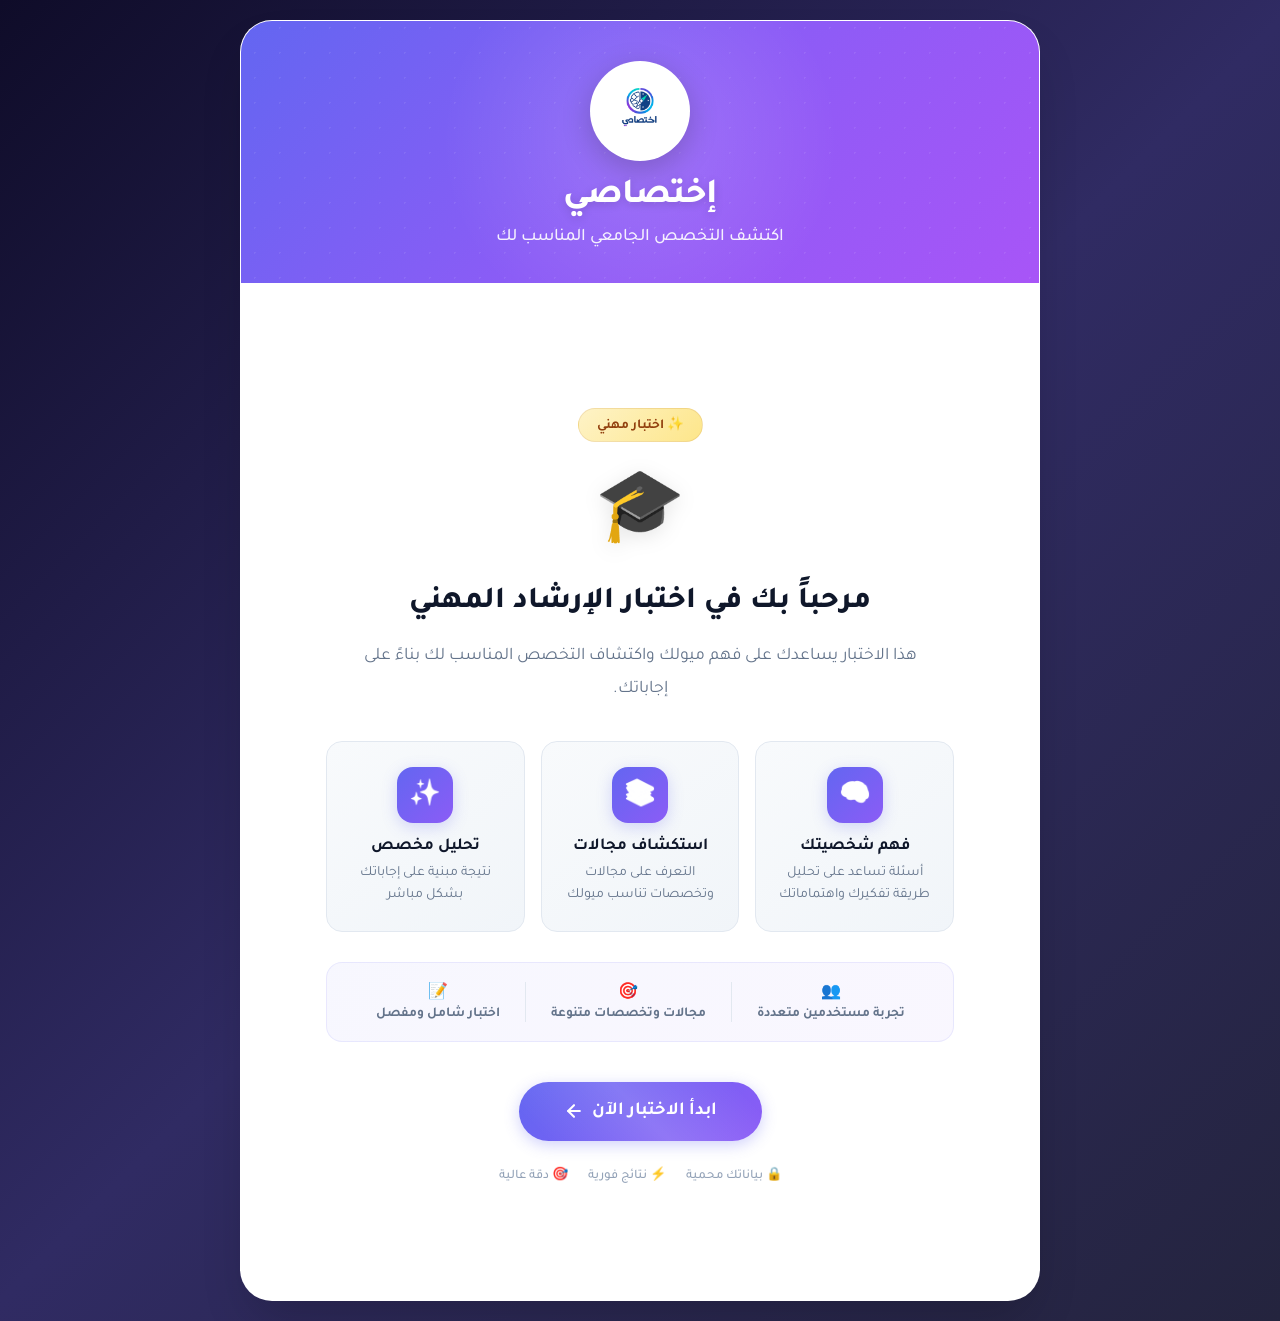
<file: index.html>
<!DOCTYPE html>
<html lang="ar" dir="rtl">

<head>
    <meta charset="UTF-8">
    <meta name="viewport" content="width=device-width, initial-scale=1.0">
    <title>إختصاصي - اكتشف تخصصك الجامعي</title>

    <!-- Favicon -->
    <link rel="icon" type="image/png" href="logo.png">
    <link rel="apple-touch-icon" href="logo.png">

    <!-- Google Fonts -->
    <link rel="preconnect" href="https://fonts.googleapis.com">
    <link rel="preconnect" href="https://fonts.gstatic.com" crossorigin>
    <link href="https://fonts.googleapis.com/css2?family=Tajawal:wght@400;500;700;800;900&display=swap"
        rel="stylesheet">

    <!-- Open Graph -->
    <meta property="og:title" content="إختصاصي - اكتشف تخصصك الجامعي">
    <meta property="og:description"
        content="اختبار ذكي يحلل شخصيتك ويرشدك إلى التخصص الجامعي الأنسب لك. أجب على 80 سؤالاً واكتشف مسارك المناسب!">
    <meta property="og:image" content="https://specialist.nichesite.org/logo.png">
    <meta property="og:type" content="website">
    <meta property="og:locale" content="ar_AR">

    <!-- Twitter Card -->
    <meta name="twitter:card" content="summary_large_image">
    <meta name="twitter:title" content="إختصاصي - اكتشف تخصصك الجامعي">
    <meta name="twitter:description" content="اختبار ذكي يحلل شخصيتك ويرشدك إلى التخصص الجامعي الأنسب لك">
    <meta name="twitter:image" content="logo.png">

    <link rel="stylesheet" href="style.css?v=5">
</head>

<body>
    <!-- Animated Background Particles -->
    <div class="particles" id="particles"></div>

    <div class="container">
        <!-- Header -->
        <div class="header">
            <div class="header-glow"></div>
            <img src="logo.png" alt="إختصاصي" class="site-logo">
            <h1>إختصاصي</h1>
            <p class="header-subtitle">اكتشف التخصص الجامعي المناسب لك</p>
        </div>

        <!-- Progress Bar -->
        <div class="progress-container" id="progressContainer" style="display: none;">
            <div class="progress-info">
                <span id="progressText">السؤال 1 من 80</span>
                <span id="progressPercent">1%</span>
            </div>
            <div class="progress-bar">
                <div class="progress-fill" id="progressFill" style="width: 1%"></div>
            </div>
        </div>

        <!-- Content Area -->
        <div class="content">
            <!-- Error Message -->
            <div class="error-message" id="errorMessage"></div>

            <!-- Welcome Screen -->
            <!-- Content Area -->
            <div class="content">
                <!-- Error Message -->
                <div class="error-message" id="errorMessage"></div>

                <!-- Welcome Screen -->
                <div class="welcome-screen" id="welcomeScreen">
                    <div class="welcome-badge">✨ اختبار مهني</div>
                    <div class="welcome-icon">🎓</div>
                    <h2>مرحباً بك في اختبار الإرشاد المهني</h2>
                    <p class="welcome-desc">
                        هذا الاختبار يساعدك على فهم ميولك واكتشاف التخصص المناسب لك بناءً على إجاباتك.
                    </p>

                    <div class="features">
                        <div class="feature">
                            <div class="feature-icon-wrapper">
                                <div class="feature-icon">🧠</div>
                            </div>
                            <div class="feature-title">فهم شخصيتك</div>
                            <div class="feature-desc">أسئلة تساعد على تحليل طريقة تفكيرك واهتماماتك</div>
                        </div>
                        <div class="feature">
                            <div class="feature-icon-wrapper">
                                <div class="feature-icon">📚</div>
                            </div>
                            <div class="feature-title">استكشاف مجالات</div>
                            <div class="feature-desc">التعرف على مجالات وتخصصات تناسب ميولك</div>
                        </div>
                        <div class="feature">
                            <div class="feature-icon-wrapper">
                                <div class="feature-icon">✨</div>
                            </div>
                            <div class="feature-title">تحليل مخصص</div>
                            <div class="feature-desc">نتيجة مبنية على إجاباتك بشكل مباشر</div>
                        </div>
                    </div>
                <!-- Stats Section -->
                <div class="stats-section">
                    <div class="stat-item">
                        <div class="stat-icon">👥</div>
                        <div class="stat-label">تجربة مستخدمين متعددة</div>
                    </div>

                    <div class="stat-divider"></div>

                    <div class="stat-item">
                        <div class="stat-icon">🎯</div>
                        <div class="stat-label">مجالات وتخصصات متنوعة</div>
                    </div>

                    <div class="stat-divider"></div>

                    <div class="stat-item">
                        <div class="stat-icon">📝</div>
                        <div class="stat-label">اختبار شامل ومفصل</div>
                    </div>
                </div>

                <button class="btn btn-primary btn-start" onclick="showUserForm()">
                    <span>ابدأ الاختبار الآن</span>
                    <svg width="20" height="20" viewBox="0 0 24 24" fill="none" stroke="currentColor" stroke-width="2.5"
                        stroke-linecap="round" stroke-linejoin="round">
                        <line x1="19" y1="12" x2="5" y2="12"></line>
                        <polyline points="12 5 5 12 12 19"></polyline>
                    </svg>
                </button>

                <div class="trust-badges">
                    <span>🔒 بياناتك محمية</span>
                    <span>⚡ نتائج فورية</span>
                    <span>🎯 دقة عالية</span>
                </div>
            </div>

            <!-- User Form -->
            <div id="userForm" style="display: none;">
                <div class="form-header">
                    <div class="form-icon">📝</div>
                    <h2>أدخل بياناتك</h2>
                    <p class="form-subtitle">نحتاج بعض المعلومات الأساسية قبل بدء الاختبار</p>
                </div>

                <div class="form-group">
                    <label for="fullName">الاسم الكامل *</label>
                    <input type="text" id="fullName" placeholder="أدخل اسمك الكامل" required>
                </div>

                <div class="form-group">
                    <label for="phoneOrId">رقم الهاتف*</label>
                    <input type="text" id="phoneOrId" placeholder="مثال: 0501234567" required>
                </div>

                <div class="form-group">
                    <label for="age">العمر *</label>
                    <input type="number" id="age" placeholder="مثال: 18" min="15" max="100" required>
                </div>

                <div class="btn-container">
                    <button class="btn btn-secondary" onclick="showWelcome()">→ السابق</button>
                    <button class="btn btn-primary" onclick="startQuiz()">بدء الاختبار ←</button>
                </div>
            </div>

            <!-- Quiz Container -->
            <div id="quizContainer" style="display: none;">
                <div id="questionContainer" class="question-container active"></div>

                <div class="btn-container">
                    <button class="btn btn-secondary" id="prevBtn" onclick="previousQuestion()" disabled>→
                        السابق</button>
                    <button class="btn btn-primary" id="nextBtn" onclick="nextQuestion()" disabled>التالي ←</button>
                </div>
            </div>

            <!-- Loading -->
            <div class="loading" id="loading" style="display: none;">
                <div class="loading-content">
                    <div class="spinner"></div>
                    <p id="loadingText">🤖 يقوم الذكاء الاصطناعي بتحليل إجاباتك...</p>
                    <p id="loadingStep" style="margin-top: 10px; font-size: 14px; opacity: 0.85;">
                        تحليل نمط الشخصية...
                    </p>
                    <div class="loading-bar">
                        <div class="loading-bar-fill"></div>
                    </div>
                </div>
            </div>
        </div>
    </div>

    <!-- WhatsApp Gate / Overlay -->
    <div class="gate-screen" id="whatsappGate" style="display: none;">
        <div class="gate-box">
            <div class="gate-icon">📱</div>
            <h2>🎯 نتيجتك جاهزة</h2>
            <p class="gate-message">
                تم تحليل 80 إجابة بنجاح.<br>
                اكتشفنا نمط شخصيتك والتخصصات الأقرب لك.
            </p>

            <div class="gate-highlight">
                ⚠️ يوجد تخصص قد تفكر فيه… لكنه ليس الخيار الأفضل لك.
            </div>

            <p class="gate-note">
                للتواصل واستلام نتيجتك الكاملة، اضغط الزر التالي:
            </p>

            <a href="" id="whatsappBtn" target="_blank" class="btn btn-whatsapp btn-large">
                💬 تواصل عبر WhatsApp
            </a>
        </div>
    </div>

    <script src="questions.js?v=5"></script>
    <script src="script.js?v=5"></script>

    <!-- Particles Animation -->
    <script>
        (function createParticles() {
            const container = document.getElementById('particles');
            if (!container) return;
            for (let i = 0; i < 30; i++) {
                const particle = document.createElement('div');
                particle.className = 'particle';
                particle.style.left = Math.random() * 100 + '%';
                particle.style.animationDelay = Math.random() * 20 + 's';
                particle.style.animationDuration = (15 + Math.random() * 20) + 's';
                particle.style.width = particle.style.height = (3 + Math.random() * 6) + 'px';
                particle.style.opacity = (0.1 + Math.random() * 0.3);
                container.appendChild(particle);
            }
        })();
    </script>
</body>

</html>
</file>
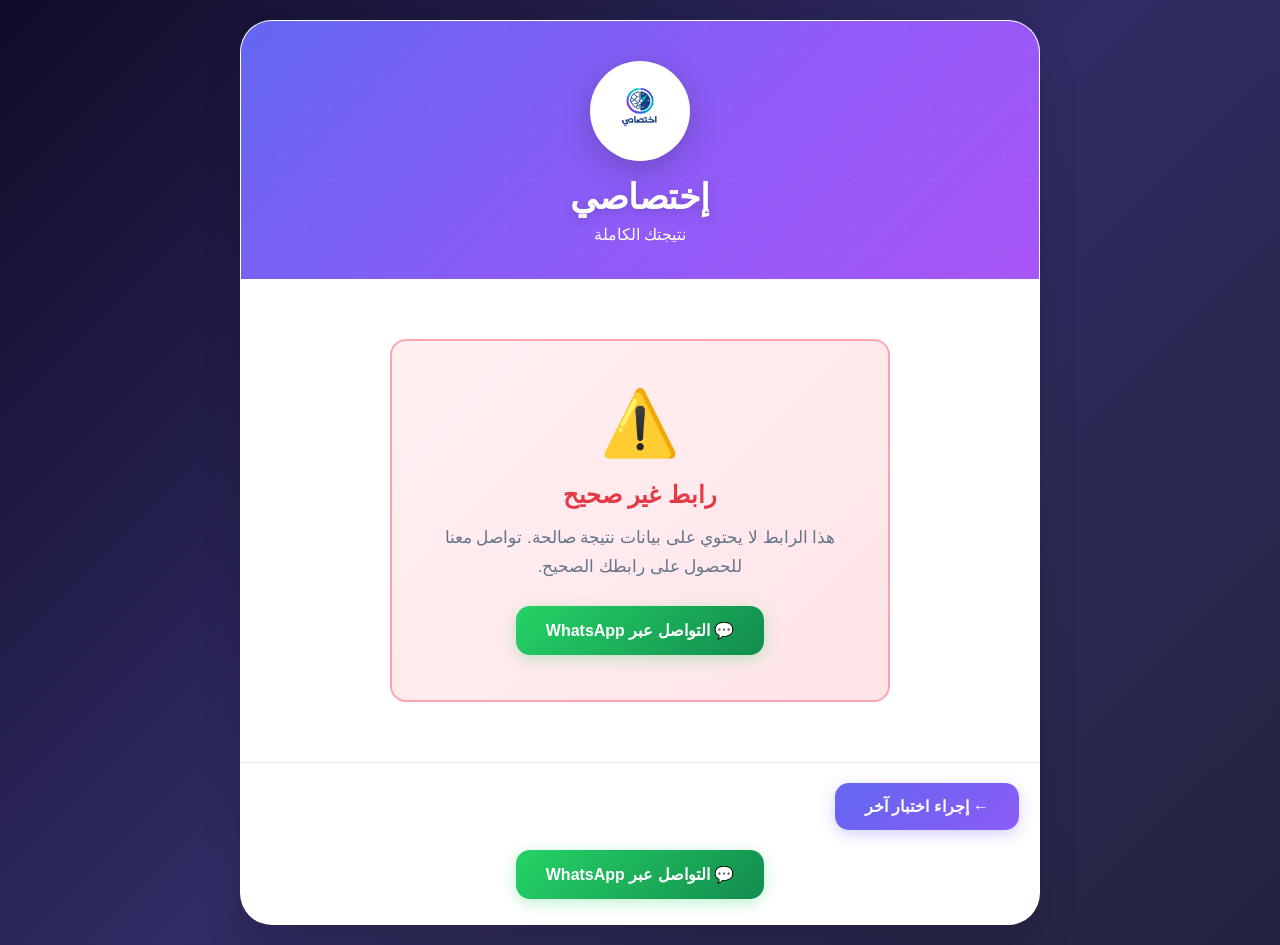
<file: result.html>
<!DOCTYPE html>
<html lang="ar" dir="rtl">

<head>
    <meta charset="UTF-8">
    <meta name="viewport" content="width=device-width, initial-scale=1.0">
    <title>نتيجتك - إختصاصي</title>

    <!-- Favicon -->
    <link rel="icon" type="image/png" href="logo.png">
    <link rel="apple-touch-icon" href="logo.png">

    <!-- Open Graph -->
    <meta property="og:title" content="نتيجتك الكاملة - إختصاصي">
    <meta property="og:description" content="اكتشف التخصص الجامعي الأنسب لك بناءً على تحليل شخصيتك وقدراتك.">
    <meta property="og:image" content="https://specialist.nichesite.org/logo.png">
    <meta property="og:type" content="website">

    <link rel="stylesheet" href="style.css?v=2">
</head>

<body>
    <div class="container">
        <!-- Header -->
        <div class="header">
            <img src="logo.png" alt="إختصاصي" class="site-logo">
            <h1>إختصاصي</h1>
            <p>نتيجتك الكاملة</p>
        </div>

        <!-- Content -->
        <div class="content">
            <div id="resultContent" class="result-display">
                <div class="loading">
                    <div class="spinner"></div>
                    <p>جاري تحميل النتيجة...</p>
                </div>
            </div>
        </div>

        <!-- Footer with action buttons -->
        <div style="padding: 20px; text-align: center; border-top: 1px solid var(--border-color);">
            <button class="btn btn-primary" onclick="window.location.href='index.html'" style="margin-bottom: 10px;">
                ← إجراء اختبار آخر
            </button>
            <div style="margin-top: 15px;">
                <a href="https://wa.me/967779175085" target="_blank" class="btn btn-whatsapp"
                    style="display: inline-block; margin: 5px;">
                    💬 التواصل عبر WhatsApp
                </a>
            </div>
        </div>
    </div>

    <script src="questions.js?v=2"></script>
    <script src="result.js?v=2"></script>
</body>

</html>
</file>
<file: style.css>
/* ============================================ */
/* إعادة ضبط وإعدادات عامة                      */
/* ============================================ */
* {
    margin: 0;
    padding: 0;
    box-sizing: border-box;
}

:root {
    --primary-color: #6366f1;
    --primary-dark: #4f46e5;
    --primary-light: #818cf8;
    --secondary-color: #8b5cf6;
    --accent-color: #06b6d4;
    --accent-glow: rgba(99, 102, 241, 0.15);
    --success-color: #10b981;
    --warning-color: #f59e0b;
    --bg-color: #f1f5f9;
    --card-bg: #ffffff;
    --text-primary: #0f172a;
    --text-secondary: #64748b;
    --text-muted: #94a3b8;
    --border-color: #e2e8f0;
    --shadow-sm: 0 1px 3px rgba(0, 0, 0, 0.06), 0 1px 2px rgba(0, 0, 0, 0.04);
    --shadow: 0 4px 6px -1px rgba(0, 0, 0, 0.07), 0 2px 4px -1px rgba(0, 0, 0, 0.04);
    --shadow-lg: 0 20px 60px -15px rgba(0, 0, 0, 0.15);
    --shadow-xl: 0 25px 50px -12px rgba(0, 0, 0, 0.2);
    --radius: 16px;
    --radius-lg: 24px;
    --radius-xl: 32px;
}

body {
    font-family: 'Tajawal', 'Segoe UI', sans-serif;
    background: linear-gradient(135deg, #0f0c29 0%, #302b63 50%, #24243e 100%);
    min-height: 100vh;
    display: flex;
    justify-content: center;
    align-items: center;
    padding: 20px;
    color: var(--text-primary);
    position: relative;
    overflow-x: hidden;
}

/* ============================================ */
/* خلفية الجزيئات المتحركة                      */
/* ============================================ */
.particles {
    position: fixed;
    top: 0;
    left: 0;
    width: 100%;
    height: 100%;
    pointer-events: none;
    z-index: 0;
    overflow: hidden;
}

.particle {
    position: absolute;
    bottom: -10px;
    background: rgba(255, 255, 255, 0.6);
    border-radius: 50%;
    animation: floatUp linear infinite;
}

@keyframes floatUp {
    0% {
        transform: translateY(0) rotate(0deg);
        opacity: 0;
    }
    10% {
        opacity: 0.4;
    }
    90% {
        opacity: 0.1;
    }
    100% {
        transform: translateY(-100vh) rotate(720deg);
        opacity: 0;
    }
}

/* ============================================ */
/* الحاوية الرئيسية                             */
/* ============================================ */
.container {
    width: 100%;
    max-width: 800px;
    background: var(--card-bg);
    border-radius: var(--radius-xl);
    box-shadow: var(--shadow-xl);
    overflow: hidden;
    position: relative;
    z-index: 1;
    min-height: 600px;
    border: 1px solid rgba(255, 255, 255, 0.1);
}

/* ============================================ */
/* الهيدر                                       */
/* ============================================ */
.header {
    background: linear-gradient(135deg, #6366f1 0%, #8b5cf6 50%, #a855f7 100%);
    color: white;
    padding: 40px 30px 35px;
    text-align: center;
    position: relative;
    overflow: hidden;
}

.header::before {
    content: '';
    position: absolute;
    top: -50%;
    left: -50%;
    width: 200%;
    height: 200%;
    background: radial-gradient(circle, rgba(255, 255, 255, 0.08) 1px, transparent 1px);
    background-size: 25px 25px;
    animation: headerPattern 30s linear infinite;
}

@keyframes headerPattern {
    0% { transform: translate(0, 0); }
    100% { transform: translate(25px, 25px); }
}

.header-glow {
    position: absolute;
    top: -80px;
    left: 50%;
    transform: translateX(-50%);
    width: 400px;
    height: 400px;
    background: radial-gradient(circle, rgba(255, 255, 255, 0.15) 0%, transparent 70%);
    pointer-events: none;
}

.header h1 {
    font-size: 2.2rem;
    margin-bottom: 8px;
    position: relative;
    z-index: 1;
    font-weight: 800;
    letter-spacing: -0.5px;
    text-shadow: 0 2px 10px rgba(0, 0, 0, 0.15);
}

.header-subtitle {
    opacity: 0.9;
    font-size: 1.1rem;
    position: relative;
    z-index: 1;
    font-weight: 500;
}

/* ============================================ */
/* الشعار                                       */
/* ============================================ */
.site-logo {
    width: 100px;
    height: 100px;
    object-fit: contain;
    border-radius: 50%;
    background: white;
    padding: 8px;
    box-shadow: 0 8px 30px rgba(0, 0, 0, 0.2);
    margin-bottom: 15px;
    display: block;
    margin-left: auto;
    margin-right: auto;
    position: relative;
    z-index: 1;
    animation: logoEntrance 0.8s cubic-bezier(0.34, 1.56, 0.64, 1);
    border: 3px solid rgba(255, 255, 255, 0.3);
}

@keyframes logoEntrance {
    0% {
        transform: scale(0) rotate(-180deg);
        opacity: 0;
    }
    100% {
        transform: scale(1) rotate(0deg);
        opacity: 1;
    }
}

/* ============================================ */
/* صفحة الترحيب                                 */
/* ============================================ */
.welcome-screen {
    text-align: center;
    padding: 45px 25px 35px;
}

.welcome-badge {
    display: inline-block;
    background: linear-gradient(135deg, #fef3c7, #fde68a);
    color: #92400e;
    padding: 6px 18px;
    border-radius: 50px;
    font-size: 0.85rem;
    font-weight: 700;
    margin-bottom: 20px;
    animation: fadeSlideDown 0.6s ease 0.2s both;
    border: 1px solid rgba(146, 64, 14, 0.1);
}

@keyframes fadeSlideDown {
    from {
        opacity: 0;
        transform: translateY(-15px);
    }
    to {
        opacity: 1;
        transform: translateY(0);
    }
}

.welcome-icon {
    font-size: 4.5rem;
    margin-bottom: 20px;
    animation: bounceIn 0.8s ease 0.4s both;
    filter: drop-shadow(0 4px 10px rgba(0, 0, 0, 0.1));
}

@keyframes bounceIn {
    0% { transform: scale(0); opacity: 0; }
    50% { transform: scale(1.2); }
    70% { transform: scale(0.9); }
    100% { transform: scale(1); opacity: 1; }
}

.welcome-screen h2 {
    font-size: 1.9rem;
    color: var(--text-primary);
    margin-bottom: 15px;
    font-weight: 800;
    line-height: 1.4;
    animation: fadeSlideUp 0.6s ease 0.5s both;
}

.welcome-desc {
    color: var(--text-secondary);
    font-size: 1.1rem;
    line-height: 1.9;
    margin-bottom: 35px;
    max-width: 600px;
    margin-left: auto;
    margin-right: auto;
    animation: fadeSlideUp 0.6s ease 0.6s both;
}

@keyframes fadeSlideUp {
    from {
        opacity: 0;
        transform: translateY(20px);
    }
    to {
        opacity: 1;
        transform: translateY(0);
    }
}

/* ============================================ */
/* كروت الميزات                                 */
/* ============================================ */
.features {
    display: grid;
    grid-template-columns: repeat(auto-fit, minmax(180px, 1fr));
    gap: 16px;
    margin: 0 0 30px;
    animation: fadeSlideUp 0.6s ease 0.7s both;
}

.feature {
    background: linear-gradient(145deg, #f8fafc, #f1f5f9);
    padding: 25px 15px;
    border-radius: var(--radius);
    border: 1.5px solid var(--border-color);
    transition: all 0.4s cubic-bezier(0.4, 0, 0.2, 1);
    position: relative;
    overflow: hidden;
}

.feature::after {
    content: '';
    position: absolute;
    top: 0;
    left: 0;
    right: 0;
    height: 3px;
    background: linear-gradient(90deg, var(--primary-color), var(--secondary-color));
    transform: scaleX(0);
    transition: transform 0.4s ease;
}

.feature:hover {
    transform: translateY(-6px);
    box-shadow: 0 12px 30px rgba(99, 102, 241, 0.12);
    border-color: var(--primary-light);
}

.feature:hover::after {
    transform: scaleX(1);
}

.feature-icon-wrapper {
    width: 56px;
    height: 56px;
    background: linear-gradient(135deg, var(--primary-color), var(--secondary-color));
    border-radius: 16px;
    display: flex;
    align-items: center;
    justify-content: center;
    margin: 0 auto 14px;
    box-shadow: 0 4px 15px rgba(99, 102, 241, 0.25);
}

.feature-icon {
    font-size: 1.6rem;
    filter: brightness(0) invert(1);
}

.feature-title {
    font-weight: 700;
    margin-bottom: 6px;
    font-size: 1.05rem;
    color: var(--text-primary);
}

.feature-desc {
    font-size: 0.88rem;
    color: var(--text-secondary);
    line-height: 1.5;
}

/* ============================================ */
/* قسم الإحصائيات                               */
/* ============================================ */
.stats-section {
    display: flex;
    justify-content: center;
    align-items: center;
    gap: 5px;
    margin: 30px 0;
    padding: 18px;
    background: linear-gradient(135deg, rgba(99, 102, 241, 0.05), rgba(139, 92, 246, 0.05));
    border-radius: var(--radius);
    border: 1px solid rgba(99, 102, 241, 0.1);
    animation: fadeSlideUp 0.6s ease 0.8s both;
}

.stat-item {
    text-align: center;
    padding: 0 20px;
}

.stat-number {
    font-size: 1.6rem;
    font-weight: 900;
    background: linear-gradient(135deg, var(--primary-color), var(--secondary-color));
    -webkit-background-clip: text;
    -webkit-text-fill-color: transparent;
    background-clip: text;
}

.stat-label {
    font-size: 0.85rem;
    color: var(--text-secondary);
    font-weight: 600;
    margin-top: 2px;
}

.stat-divider {
    width: 1px;
    height: 40px;
    background: var(--border-color);
}

/* ============================================ */
/* زر البداية                                   */
/* ============================================ */
.btn-start {
    margin-top: 10px;
    padding: 18px 45px !important;
    font-size: 1.15rem !important;
    border-radius: 50px !important;
    display: inline-flex !important;
    gap: 10px;
    animation: fadeSlideUp 0.6s ease 0.9s both;
    position: relative;
    overflow: hidden;
}

.btn-start::after {
    content: '';
    position: absolute;
    top: -50%;
    left: -50%;
    width: 200%;
    height: 200%;
    background: linear-gradient(45deg, transparent 30%, rgba(255,255,255,0.15) 50%, transparent 70%);
    animation: buttonShine 3s ease-in-out infinite;
}

@keyframes buttonShine {
    0% { transform: translateX(-100%) rotate(45deg); }
    100% { transform: translateX(100%) rotate(45deg); }
}

/* ============================================ */
/* شارات الثقة                                  */
/* ============================================ */
.trust-badges {
    display: flex;
    justify-content: center;
    gap: 20px;
    margin-top: 25px;
    flex-wrap: wrap;
    animation: fadeSlideUp 0.6s ease 1s both;
}

.trust-badges span {
    font-size: 0.82rem;
    color: var(--text-muted);
    font-weight: 500;
    display: flex;
    align-items: center;
    gap: 4px;
}

/* ============================================ */
/* شريط التقدم                                  */
/* ============================================ */
.progress-container {
    background: var(--bg-color);
    padding: 20px 30px;
    border-bottom: 1px solid var(--border-color);
}

.progress-info {
    display: flex;
    justify-content: space-between;
    margin-bottom: 10px;
    font-size: 0.9rem;
    color: var(--text-secondary);
    font-weight: 600;
}

.progress-bar {
    width: 100%;
    height: 10px;
    background: var(--border-color);
    border-radius: 10px;
    overflow: hidden;
    position: relative;
}

.progress-fill {
    height: 100%;
    background: linear-gradient(90deg, var(--primary-color), var(--accent-color));
    border-radius: 10px;
    transition: width 0.5s cubic-bezier(0.4, 0, 0.2, 1);
    position: relative;
}

.progress-fill::after {
    content: '';
    position: absolute;
    top: 0;
    left: 0;
    right: 0;
    bottom: 0;
    background: linear-gradient(90deg, transparent, rgba(255, 255, 255, 0.4), transparent);
    animation: shimmer 2s infinite;
}

@keyframes shimmer {
    0% { transform: translateX(-100%); }
    100% { transform: translateX(100%); }
}

/* ============================================ */
/* منطقة المحتوى                                */
/* ============================================ */
.content {
    padding: 40px 30px;
    min-height: 400px;
}

/* ============================================ */
/* النموذج                                      */
/* ============================================ */
.form-header {
    text-align: center;
    margin-bottom: 30px;
}

.form-icon {
    font-size: 3rem;
    margin-bottom: 10px;
}

.form-header h2 {
    font-size: 1.6rem;
    font-weight: 800;
    color: var(--text-primary);
    margin-bottom: 8px;
}

.form-subtitle {
    color: var(--text-secondary);
    font-size: 0.95rem;
}

.form-group {
    margin-bottom: 22px;
}

.form-group label {
    display: block;
    margin-bottom: 8px;
    font-weight: 700;
    color: var(--text-primary);
    font-size: 0.95rem;
}

.form-group input {
    width: 100%;
    padding: 16px 18px;
    border: 2px solid var(--border-color);
    border-radius: 14px;
    font-size: 1rem;
    transition: all 0.3s ease;
    font-family: inherit;
    background: var(--bg-color);
}

.form-group input:focus {
    outline: none;
    border-color: var(--primary-color);
    box-shadow: 0 0 0 4px rgba(99, 102, 241, 0.1);
    background: white;
}

.form-group input::placeholder {
    color: var(--text-muted);
}

/* ============================================ */
/* الأسئلة                                      */
/* ============================================ */
.question-container {
    display: none;
    animation: fadeIn 0.5s ease;
}

.question-container.active {
    display: block;
}

@keyframes fadeIn {
    from {
        opacity: 0;
        transform: translateY(20px);
    }
    to {
        opacity: 1;
        transform: translateY(0);
    }
}

.question-number {
    display: inline-block;
    background: linear-gradient(135deg, var(--primary-color), var(--secondary-color));
    color: white;
    padding: 6px 18px;
    border-radius: 50px;
    font-size: 0.88rem;
    margin-bottom: 20px;
    font-weight: 700;
}

.question-text {
    font-size: 1.3rem;
    font-weight: 800;
    color: var(--text-primary);
    margin-bottom: 28px;
    line-height: 1.7;
}

.options {
    display: flex;
    flex-direction: column;
    gap: 12px;
}

.option {
    background: var(--bg-color);
    border: 2px solid var(--border-color);
    border-radius: 14px;
    padding: 18px 20px;
    cursor: pointer;
    transition: all 0.3s cubic-bezier(0.4, 0, 0.2, 1);
    display: flex;
    align-items: center;
    gap: 15px;
    position: relative;
    overflow: hidden;
}

.option::before {
    content: '';
    position: absolute;
    right: 0;
    top: 0;
    bottom: 0;
    width: 4px;
    background: var(--primary-color);
    transform: scaleY(0);
    transition: transform 0.3s ease;
}

.option:hover {
    border-color: var(--primary-light);
    transform: translateX(-4px);
    box-shadow: var(--shadow);
    background: white;
}

.option.selected {
    background: linear-gradient(135deg, #eef2ff 0%, #ede9fe 100%);
    border-color: var(--primary-color);
    box-shadow: 0 0 0 3px rgba(99, 102, 241, 0.1);
}

.option.selected::before {
    transform: scaleY(1);
}

.option-letter {
    width: 42px;
    height: 42px;
    background: white;
    border: 2px solid var(--border-color);
    border-radius: 50%;
    display: flex;
    align-items: center;
    justify-content: center;
    font-weight: 800;
    color: var(--text-secondary);
    transition: all 0.3s ease;
    flex-shrink: 0;
    font-size: 0.95rem;
}

.option.selected .option-letter {
    background: linear-gradient(135deg, var(--primary-color), var(--secondary-color));
    border-color: transparent;
    color: white;
    box-shadow: 0 4px 12px rgba(99, 102, 241, 0.3);
}

.option-text {
    font-size: 1.05rem;
    font-weight: 600;
    line-height: 1.5;
}

/* ============================================ */
/* الأزرار                                      */
/* ============================================ */
.btn-container {
    display: flex;
    gap: 15px;
    margin-top: 30px;
    justify-content: space-between;
}

.btn {
    padding: 14px 30px;
    border: none;
    border-radius: 14px;
    font-size: 1rem;
    font-weight: 700;
    cursor: pointer;
    transition: all 0.3s cubic-bezier(0.4, 0, 0.2, 1);
    font-family: inherit;
    display: flex;
    align-items: center;
    gap: 8px;
}

.btn-primary {
    background: linear-gradient(135deg, var(--primary-color) 0%, var(--secondary-color) 100%);
    color: white;
    box-shadow: 0 4px 15px rgba(99, 102, 241, 0.3);
}

.btn-primary:hover {
    transform: translateY(-3px);
    box-shadow: 0 8px 25px rgba(99, 102, 241, 0.4);
}

.btn-primary:disabled {
    opacity: 0.5;
    cursor: not-allowed;
    transform: none;
    box-shadow: none;
}

.btn-secondary {
    background: var(--bg-color);
    color: var(--text-primary);
    border: 2px solid var(--border-color);
}

.btn-secondary:hover {
    background: var(--border-color);
    transform: translateY(-2px);
}

.btn-secondary:disabled {
    opacity: 0.5;
    cursor: not-allowed;
}

/* ============================================ */
/* صفحة النتائج                                 */
/* ============================================ */
.results-container {
    display: none;
    animation: fadeIn 0.5s ease;
}

.results-header {
    text-align: center;
    margin-bottom: 30px;
}

.results-header h2 {
    font-size: 1.8rem;
    color: var(--text-primary);
    margin-bottom: 10px;
    font-weight: 800;
}

.user-info-display {
    background: linear-gradient(135deg, #f0fdf4 0%, #ecfdf5 100%);
    border: 2px solid var(--success-color);
    border-radius: var(--radius);
    padding: 22px;
    margin-bottom: 30px;
    text-align: center;
}

.user-info-display h3 {
    color: var(--success-color);
    margin-bottom: 8px;
    font-weight: 700;
}

.top-specialties {
    display: grid;
    gap: 18px;
    margin-bottom: 30px;
}

.specialty-card {
    background: white;
    border-radius: 20px;
    padding: 25px;
    box-shadow: var(--shadow);
    border: 2px solid transparent;
    transition: all 0.4s cubic-bezier(0.4, 0, 0.2, 1);
    position: relative;
    overflow: hidden;
}

.specialty-card:hover {
    transform: translateY(-5px);
    box-shadow: var(--shadow-lg);
}

.specialty-card.rank-1 {
    border-color: #fbbf24;
    background: linear-gradient(135deg, #fffbeb 0%, #ffffff 100%);
}

.specialty-card.rank-1::before {
    content: '🥇';
    position: absolute;
    top: 15px;
    left: 15px;
    font-size: 2rem;
}

.specialty-card.rank-2 {
    border-color: #9ca3af;
    background: linear-gradient(135deg, #f8fafc 0%, #ffffff 100%);
}

.specialty-card.rank-2::before {
    content: '🥈';
    position: absolute;
    top: 15px;
    left: 15px;
    font-size: 2rem;
}

.specialty-card.rank-3 {
    border-color: #d97706;
    background: linear-gradient(135deg, #fff7ed 0%, #ffffff 100%);
}

.specialty-card.rank-3::before {
    content: '🥉';
    position: absolute;
    top: 15px;
    left: 15px;
    font-size: 2rem;
}

.specialty-title {
    font-size: 1.35rem;
    font-weight: 800;
    color: var(--text-primary);
    margin-bottom: 10px;
    margin-right: 40px;
}

.specialty-score {
    display: inline-block;
    background: linear-gradient(135deg, var(--primary-color), var(--secondary-color));
    color: white;
    padding: 5px 16px;
    border-radius: 50px;
    font-size: 0.88rem;
    font-weight: 700;
    margin-bottom: 12px;
}

.specialty-description {
    color: var(--text-secondary);
    line-height: 1.8;
    font-size: 0.95rem;
}

/* ============================================ */
/* الرسم البياني                                 */
/* ============================================ */
.chart-container {
    background: var(--bg-color);
    border-radius: var(--radius);
    padding: 25px;
    margin-top: 30px;
}

.chart-title {
    text-align: center;
    font-weight: 800;
    margin-bottom: 20px;
    color: var(--text-primary);
    font-size: 1.1rem;
}

.bar-chart {
    display: flex;
    flex-direction: column;
    gap: 14px;
}

.chart-item {
    display: flex;
    align-items: center;
    gap: 15px;
}

.chart-label {
    min-width: 120px;
    font-weight: 700;
    font-size: 0.88rem;
}

.chart-bar-container {
    flex: 1;
    height: 32px;
    background: var(--border-color);
    border-radius: 16px;
    overflow: hidden;
    position: relative;
}

.chart-bar {
    height: 100%;
    border-radius: 16px;
    transition: width 1s cubic-bezier(0.4, 0, 0.2, 1);
    display: flex;
    align-items: center;
    justify-content: flex-end;
    padding-right: 12px;
    color: white;
    font-weight: 700;
    font-size: 0.88rem;
    min-width: 40px;
}

/* ============================================ */
/* قسم الدفع                                    */
/* ============================================ */
.payment-section {
    margin-top: 35px;
    border-top: 2px solid var(--border-color);
    padding-top: 30px;
}

.payment-box {
    background: linear-gradient(135deg, #f0fdf4 0%, #ecfdf5 100%);
    border: 2px solid var(--success-color);
    border-radius: var(--radius);
    padding: 30px;
    text-align: center;
}

.payment-box h3 {
    color: var(--text-primary);
    font-size: 1.25rem;
    margin-bottom: 10px;
    font-weight: 800;
}

.payment-description {
    color: var(--text-secondary);
    font-size: 1rem;
    margin-bottom: 25px;
}

.payment-buttons {
    display: flex;
    flex-direction: column;
    gap: 15px;
}

/* ============================================ */
/* أزرار التواصل                                */
/* ============================================ */
.btn-whatsapp {
    background: linear-gradient(135deg, #25d366 0%, #128c4e 100%);
    color: white;
    text-decoration: none;
    padding: 15px 30px;
    border-radius: 14px;
    font-weight: 700;
    font-size: 1rem;
    display: flex;
    align-items: center;
    justify-content: center;
    gap: 10px;
    transition: all 0.3s ease;
    box-shadow: 0 4px 15px rgba(37, 211, 102, 0.3);
}

.btn-whatsapp:hover {
    transform: translateY(-3px);
    box-shadow: 0 8px 25px rgba(37, 211, 102, 0.4);
}

/* ============================================ */
/* التحميل                                      */
/* ============================================ */
.loading {
    display: none;
    text-align: center;
    padding: 60px 20px;
}

.loading.show {
    display: block;
}

.loading-content p {
    font-weight: 700;
    color: var(--text-secondary);
    margin-bottom: 15px;
    font-size: 1.1rem;
}

.spinner {
    width: 55px;
    height: 55px;
    border: 4px solid var(--border-color);
    border-top-color: var(--primary-color);
    border-right-color: var(--secondary-color);
    border-radius: 50%;
    animation: spin 0.8s linear infinite;
    margin: 0 auto 25px;
}

@keyframes spin {
    to { transform: rotate(360deg); }
}

.loading-bar {
    width: 200px;
    height: 4px;
    background: var(--border-color);
    border-radius: 4px;
    margin: 0 auto;
    overflow: hidden;
}

.loading-bar-fill {
    height: 100%;
    background: linear-gradient(90deg, var(--primary-color), var(--secondary-color));
    border-radius: 4px;
    animation: loadingProgress 1.5s ease infinite;
}

@keyframes loadingProgress {
    0% { width: 0%; margin-left: 0; }
    50% { width: 70%; margin-left: 15%; }
    100% { width: 0%; margin-left: 100%; }
}

/* ============================================ */
/* رسالة الخطأ                                  */
/* ============================================ */
.error-message {
    background: linear-gradient(135deg, #fef2f2, #fee2e2);
    color: #dc2626;
    padding: 14px 18px;
    border-radius: 12px;
    margin-bottom: 20px;
    display: none;
    border-right: 4px solid #dc2626;
    font-weight: 600;
}

.error-message.show {
    display: block;
    animation: shake 0.5s ease;
}

@keyframes shake {
    0%, 100% { transform: translateX(0); }
    25% { transform: translateX(-8px); }
    75% { transform: translateX(8px); }
}

/* ============================================ */
/* المودال                                      */
/* ============================================ */
.modal {
    display: none;
    position: fixed;
    z-index: 1000;
    left: 0;
    top: 0;
    width: 100%;
    height: 100%;
    background-color: rgba(0, 0, 0, 0.6);
    backdrop-filter: blur(5px);
    -webkit-backdrop-filter: blur(5px);
}

.modal.show {
    display: flex;
    align-items: center;
    justify-content: center;
    animation: fadeIn 0.3s ease;
}

.modal-content {
    max-width: 320px;
    width: 92%;
    border-radius: 16px;
}

.modal-header {
    background: linear-gradient(135deg, #25d366 0%, #128c4e 100%);
    color: white;
    padding: 20px;
    text-align: center;
}

.modal-header h2 {
    margin: 0;
    font-size: 1.2rem;
    font-weight: 800;
}

.modal-body {
    padding: 20px;
    text-align: center;
}

.modal-message {
    font-size: 0.95rem;
    color: var(--text-primary);
    margin-bottom: 15px;
    font-weight: 600;
    line-height: 1.6;
}

.modal-footer {
    padding: 15px;
    background-color: #f8fafc;
    border-top: 1px solid var(--border-color);
}

.btn-large {
    width: 100%;
    padding: 12px 20px;
    font-size: 1rem;
}

@keyframes slideUp {
    from {
        transform: translateY(40px) scale(0.95);
        opacity: 0;
    }
    to {
        transform: translateY(0) scale(1);
        opacity: 1;
    }
}

/* ============================================ */
/* صفحة النتيجة المستقلة (result.html)           */
/* ============================================ */
.full-result {
    animation: fadeIn 0.5s ease;
}

.section-title {
    color: var(--text-primary);
}

.unpaid-message {
    text-align: center;
    padding: 45px 25px;
    background: linear-gradient(135deg, #fff0f2, #ffe4e8);
    border: 2px solid #fda4af;
    border-radius: var(--radius);
    margin: 20px auto;
    max-width: 500px;
    animation: fadeIn 0.5s ease;
}

.unpaid-icon {
    font-size: 4rem;
    margin-bottom: 20px;
}

.unpaid-message h2 {
    color: #e63946;
    margin-bottom: 15px;
    font-weight: 800;
}

.unpaid-message p {
    color: var(--text-secondary);
    font-size: 1.05rem;
    line-height: 1.7;
    margin-bottom: 25px;
}

.contact-buttons {
    display: flex;
    justify-content: center;
    gap: 15px;
}

.order-info {
    background-color: #f0fdf4;
    border: 2px solid #25d366;
    border-radius: 12px;
    padding: 16px;
    margin-bottom: 20px;
}

.order-info p {
    margin: 0;
    font-size: 1rem;
    color: var(--text-primary);
}

.order-info strong {
    color: #128c4e;
}

.order-info span {
    background-color: white;
    padding: 2px 8px;
    border-radius: 6px;
    font-family: monospace;
    font-weight: 700;
    color: #128c4e;
}

.restart-btn {
    width: 100%;
    margin-top: 30px;
    justify-content: center;
}

/* ============================================ */
/* التجاوب مع الشاشات الصغيرة                   */
/* ============================================ */
@media (max-width: 600px) {
    .container {
        border-radius: 0;
        min-height: 100vh;
    }

    body {
        padding: 0;
    }

    .header {
        padding: 30px 20px 25px;
    }

    .header h1 {
        font-size: 1.7rem;
    }

    .content {
        padding: 25px 18px;
    }

    .welcome-screen {
        padding: 30px 10px 25px;
    }

    .welcome-screen h2 {
        font-size: 1.5rem;
    }

    .welcome-desc {
        font-size: 1rem;
    }

    .features {
        grid-template-columns: 1fr;
        gap: 12px;
    }

    .feature {
        display: flex;
        align-items: center;
        gap: 15px;
        padding: 16px 18px;
        text-align: right;
    }

    .feature-icon-wrapper {
        margin: 0;
        width: 48px;
        height: 48px;
        min-width: 48px;
    }

    .stats-section {
        gap: 0;
        padding: 14px;
    }

    .stat-item {
        padding: 0 12px;
    }

    .stat-number {
        font-size: 1.3rem;
    }

    .question-text {
        font-size: 1.1rem;
    }

    .option {
        padding: 14px 16px;
    }

    .btn-container {
        flex-direction: column;
    }

    .btn {
        width: 100%;
        justify-content: center;
    }

    .chart-label {
        min-width: 80px;
        font-size: 0.8rem;
    }

    .payment-box {
        padding: 22px;
    }

    .payment-box h3 {
        font-size: 1.1rem;
    }

    .btn-whatsapp {
        padding: 13px 20px;
        font-size: 0.95rem;
    }

    .modal-content {
        max-width: 300px;
        width: 90%;
    }

    .modal-header {
        padding: 15px;
    }

    .modal-header h2 {
        font-size: 1.1rem;
    }

    .modal-body {
        padding: 15px;
    }

    .modal-message {
        font-size: 0.85rem;
        margin-bottom: 12px;
    }

    .modal-footer {
        padding: 12px;
    }

    .btn-large {
        padding: 10px 16px;
        font-size: 0.9rem;
    }

    .trust-badges {
        gap: 12px;
    }
}
/* =========================
   WhatsApp Gate Overlay
========================= */

.gate-screen {
    position: fixed;
    inset: 0;
    width: 100%;
    height: 100%;
    background: linear-gradient(135deg, #0f172a, #020617);
    display: none;
    align-items: center;
    justify-content: center;
    z-index: 99999;
    padding: 20px;
}

/* منع التمرير خلف البوابة */
body.gate-active {
    overflow: hidden;
}

/* =========================
   Box
========================= */

.gate-box {
    background: rgba(15, 23, 42, 0.95);
    backdrop-filter: blur(10px);
    border-radius: 20px;
    padding: 35px 25px;
    max-width: 420px;
    width: 100%;
    text-align: center;
    box-shadow: 0 20px 60px rgba(0, 0, 0, 0.6);
    border: 1px solid rgba(255,255,255,0.05);
    animation: gateFade 0.5s ease;
}

/* =========================
   Content
========================= */

.gate-icon {
    font-size: 50px;
    margin-bottom: 15px;
}

.gate-box h2 {
    font-size: 24px;
    margin-bottom: 15px;
    color: #fff;
}

.gate-message {
    color: #cbd5f5;
    font-size: 15px;
    line-height: 1.7;
    margin-bottom: 20px;
}

.gate-highlight {
    background: rgba(239, 68, 68, 0.1);
    border: 1px solid rgba(239, 68, 68, 0.3);
    padding: 12px;
    border-radius: 10px;
    color: #fca5a5;
    font-size: 14px;
    margin-bottom: 20px;
}

.gate-note {
    font-size: 14px;
    color: #94a3b8;
    margin-bottom: 20px;
}

/* =========================
   Animation
========================= */

@keyframes gateFade {
    from {
        opacity: 0;
        transform: translateY(20px) scale(0.96);
    }
    to {
        opacity: 1;
        transform: translateY(0) scale(1);
    }
}
</file>
